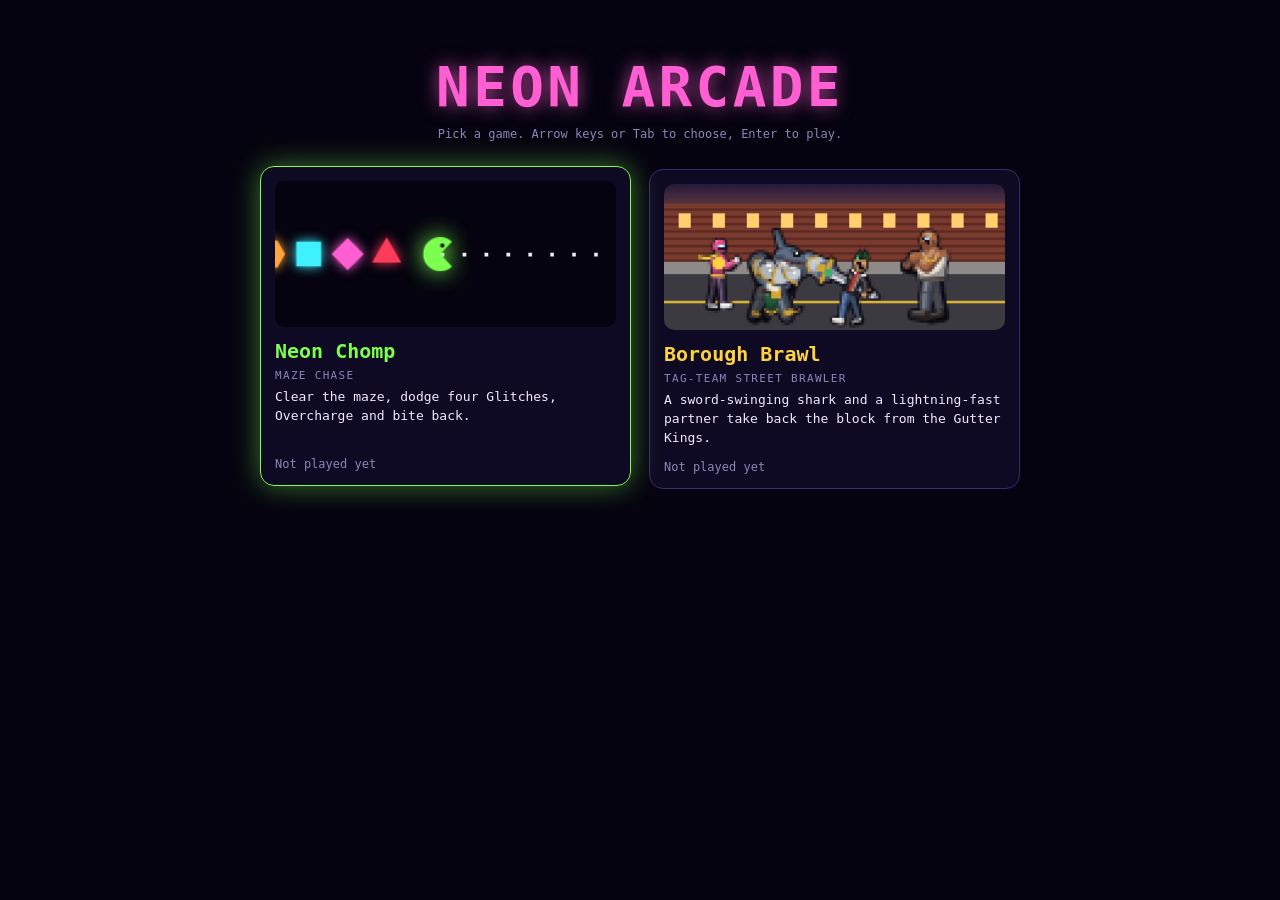
<file: index.html>
<!doctype html>
<html lang="en">
<head>
  <meta charset="utf-8">
  <meta name="viewport" content="width=device-width, initial-scale=1">
  <title>Neon Arcade</title>
  <link rel="stylesheet" href="style.css">
</head>
<body class="home">
  <main class="arcade">
    <header>
      <h1>NEON ARCADE</h1>
      <p class="hint">Pick a game. Arrow keys or Tab to choose, Enter to play.</p>
    </header>

    <nav class="cards" aria-label="Games">
      <a class="card" href="chomp/" id="card-chomp" style="--accent: #7cff4f">
        <canvas class="preview" id="preview-chomp" aria-hidden="true"></canvas>
        <span class="card-title">Neon Chomp</span>
        <span class="card-genre">Maze chase</span>
        <span class="card-blurb">Clear the maze, dodge four Glitches, Overcharge and bite back.</span>
        <span class="card-best" id="best-chomp"></span>
      </a>
      <a class="card" href="brawler/" id="card-brawler" style="--accent: #ffd23f">
        <canvas class="preview" id="preview-brawler" aria-hidden="true"></canvas>
        <span class="card-title">Borough Brawl</span>
        <span class="card-genre">Tag-team street brawler</span>
        <span class="card-blurb">A sword-swinging shark and a lightning-fast partner take back the block from the Gutter Kings.</span>
        <span class="card-best" id="best-brawler"></span>
      </a>
    </nav>
  </main>
  <script type="module" src="src/home.js"></script>
</body>
</html>
</file>
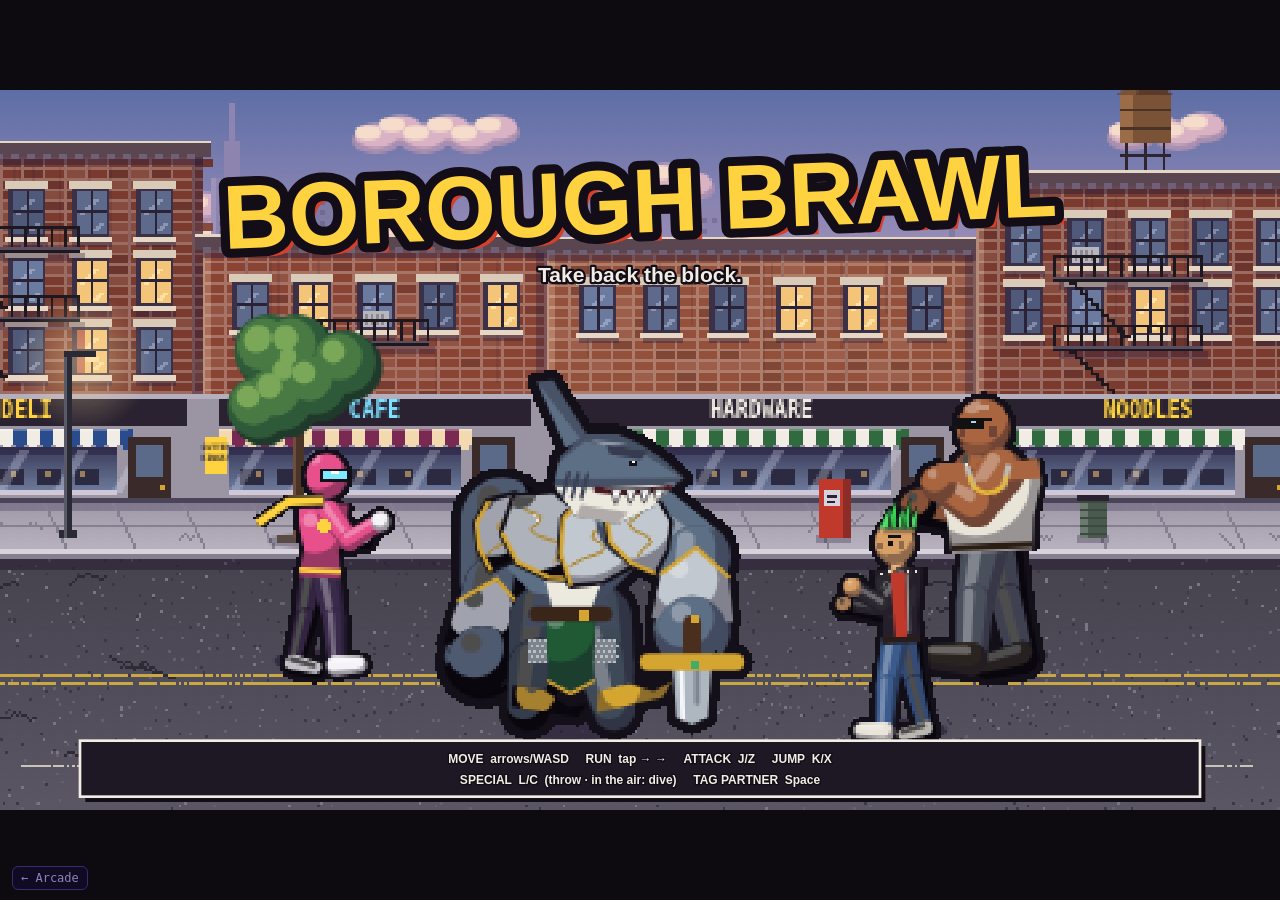
<file: brawler/index.html>
<!doctype html>
<html lang="en">
<head>
  <meta charset="utf-8">
  <meta name="viewport" content="width=device-width, initial-scale=1">
  <title>Borough Brawl</title>
  <link rel="stylesheet" href="../style.css">
</head>
<body>
  <canvas id="game" aria-label="Borough Brawl game"></canvas>
  <a class="back corner" id="back" href="../">← Arcade</a>
  <script type="module" src="../src/brawler/main.js"></script>
</body>
</html>
</file>
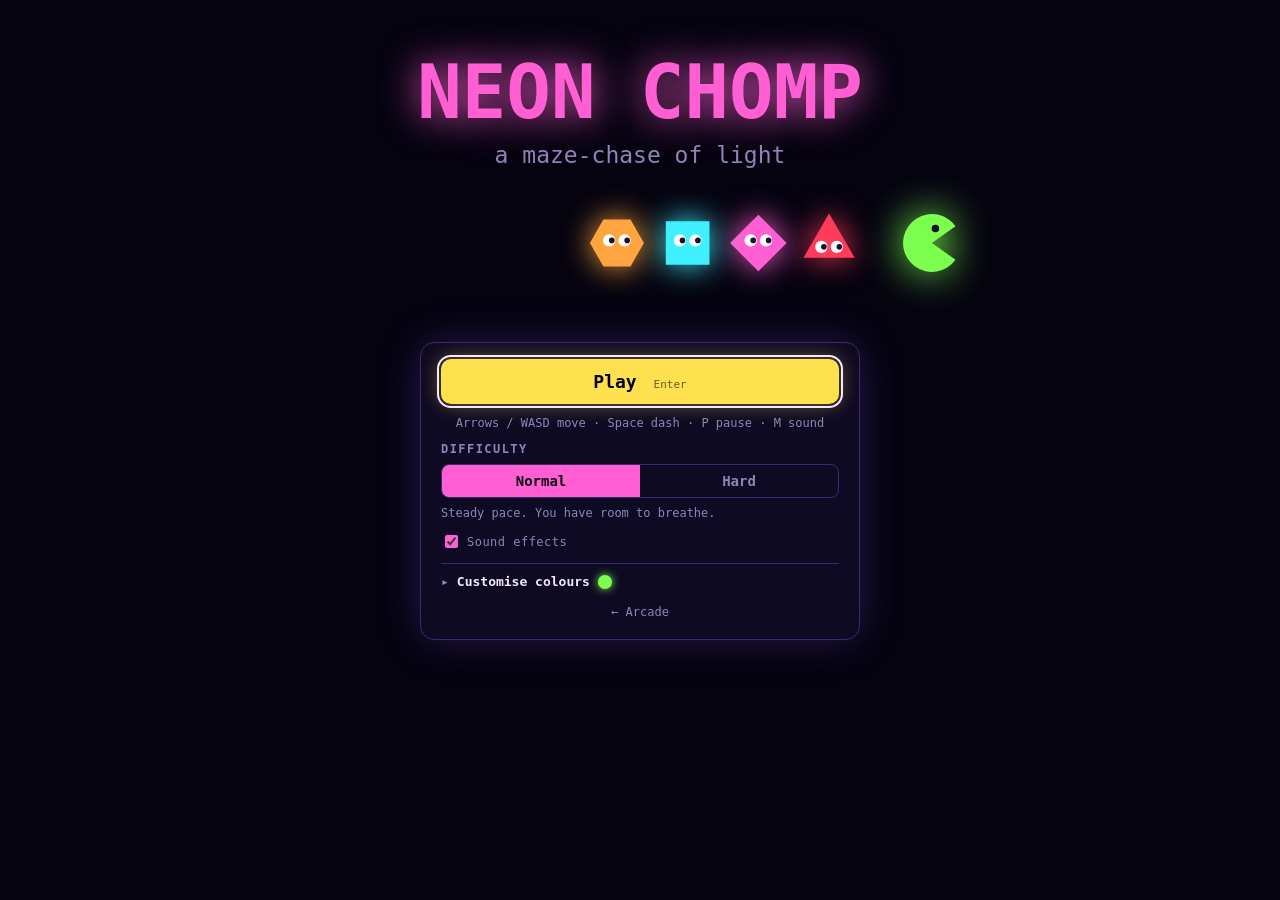
<file: chomp/index.html>
<!doctype html>
<html lang="en">
<head>
  <meta charset="utf-8">
  <meta name="viewport" content="width=device-width, initial-scale=1">
  <title>Neon Chomp</title>
  <link rel="stylesheet" href="../style.css">
</head>
<body>
  <canvas id="game" aria-label="Neon Chomp game"></canvas>

  <!-- Title-screen menu. The canvas draws the logo and parade above it. -->
  <div id="menu" class="menu" hidden>
    <button type="button" class="play" id="play">Play <kbd>Enter</kbd></button>
    <p class="hint" id="controls-hint">Arrows / WASD move · Space dash · P pause · M sound</p>

    <section>
      <h2 id="difficulty-label">Difficulty</h2>
      <div class="segmented" role="radiogroup" aria-labelledby="difficulty-label" id="difficulty"></div>
      <p class="hint" id="difficulty-hint"></p>
    </section>
    <label class="toggle sound"><input type="checkbox" id="sound"> Sound effects</label>
    <p class="hint" id="menu-high" hidden></p>

    <details id="customise">
      <summary>Customise colours <span class="summary-dot" id="summary-dot"></span></summary>
      <div class="customise">
        <canvas id="preview" aria-label="Preview of your character"></canvas>
        <div class="colour-rows">
          <section>
            <h2 id="body-label">Body</h2>
            <div class="swatches" id="body-swatches" role="radiogroup" aria-labelledby="body-label"></div>
          </section>
          <section>
            <h2>
              <span id="glow-label">Glow</span>
              <label class="toggle"><input type="checkbox" id="glow-match"> match body</label>
            </h2>
            <div class="swatches" id="glow-swatches" role="radiogroup" aria-labelledby="glow-label"></div>
          </section>
        </div>
      </div>
      <p class="warning" id="clash" hidden></p>
    </details>
    <a class="back" href="../">← Arcade</a>
  </div>

  <script type="module" src="../src/chomp/main.js"></script>
</body>
</html>
</file>
<file: style.css>
:root {
  --bg: #05030f;
  --panel: rgba(18, 12, 40, 0.82);
  --line: #3a2a70;
  --text: #f3e8ff;
  --dim: #8f84b8;
  --accent: #ff5fd2;
  --ready: #ffe14f;
  --warn: #ffa53f;
  --font: ui-monospace, "SF Mono", Menlo, Consolas, monospace;
}

html, body {
  margin: 0;
  height: 100%;
  background: var(--bg);
  overflow: hidden;
  color: var(--text);
  font-family: var(--font);
}

canvas {
  display: block;
}

/* ---- Title menu ---- */

.menu {
  position: absolute;
  top: 38vh;
  left: 50%;
  transform: translateX(-50%);
  width: min(440px, calc(100vw - 32px));
  max-height: calc(62vh - 12px);
  overflow-y: auto;
  box-sizing: border-box;
  padding: 16px 20px;
  background: var(--panel);
  border: 1px solid var(--line);
  border-radius: 14px;
  box-shadow: 0 0 40px rgba(138, 92, 255, 0.25);
  display: flex;
  flex-direction: column;
  gap: 12px;
}

/* Short screens (landscape phones): the canvas logo shrinks, the menu moves up. */
@media (max-height: 520px) {
  .menu {
    top: 30vh;
    max-height: calc(70vh - 8px);
    padding: 10px 16px;
    gap: 8px;
  }
}

.menu[hidden],
.hint[hidden],
.warning[hidden] {
  display: none;
}

.menu section {
  display: flex;
  flex-direction: column;
  gap: 8px;
}

.menu h2 {
  margin: 0;
  font-size: 12px;
  font-weight: 600;
  letter-spacing: 0.12em;
  text-transform: uppercase;
  color: var(--dim);
  display: flex;
  justify-content: space-between;
  align-items: center;
}

.hint {
  margin: 0;
  font-size: 12px;
  color: var(--dim);
  text-align: center;
}

.menu section .hint {
  text-align: left;
}

/* Visually hidden but still focusable and announced. */
.segmented input,
.swatch input[type="radio"] {
  position: absolute;
  opacity: 0;
  width: 1px;
  height: 1px;
  margin: 0;
}

.play {
  font: 700 18px var(--font);
  padding: 12px;
  border-radius: 10px;
  border: 0;
  background: var(--ready);
  color: var(--bg);
  cursor: pointer;
  box-shadow: 0 0 20px rgba(255, 225, 79, 0.45);
}

.play kbd {
  font: 500 11px var(--font);
  opacity: 0.6;
  margin-left: 6px;
}

.segmented {
  display: grid;
  grid-template-columns: 1fr 1fr;
  border: 1px solid var(--line);
  border-radius: 8px;
  overflow: hidden;
}

.segmented label {
  position: relative;
  font: 600 14px var(--font);
  padding: 8px;
  text-align: center;
  color: var(--dim);
  cursor: pointer;
}

.segmented label:has(:checked) {
  background: var(--accent);
  color: var(--bg);
}

details {
  border-top: 1px solid var(--line);
  padding-top: 10px;
}

summary {
  cursor: pointer;
  font-size: 13px;
  font-weight: 600;
  color: var(--text);
  display: flex;
  align-items: center;
  gap: 8px;
  list-style: none;
}

summary::-webkit-details-marker {
  display: none;
}

summary::before {
  content: "▸";
  color: var(--dim);
  transition: transform 0.15s;
}

details[open] summary::before {
  transform: rotate(90deg);
}

.summary-dot {
  width: 14px;
  height: 14px;
  border-radius: 50%;
  background: var(--c);
  box-shadow: 0 0 8px var(--g);
}

.customise {
  display: flex;
  gap: 14px;
  align-items: center;
  margin-top: 12px;
}

#preview {
  width: 72px;
  height: 72px;
  flex: none;
  border-radius: 12px;
  background: var(--bg);
  border: 1px solid var(--line);
}

.colour-rows {
  display: flex;
  flex-direction: column;
  gap: 10px;
  min-width: 0;
}

.toggle {
  font-size: 11px;
  letter-spacing: 0.04em;
  text-transform: none;
  display: flex;
  gap: 6px;
  align-items: center;
  cursor: pointer;
}

.toggle input {
  accent-color: var(--accent);
}

.toggle.sound {
  font-size: 12px;
  color: var(--dim);
}

.swatches {
  display: flex;
  flex-wrap: wrap;
  gap: 6px;
}

.swatch {
  width: 26px;
  height: 26px;
  border-radius: 50%;
  border: 2px solid transparent;
  box-sizing: border-box;
  background: var(--c);
  color: var(--c);
  cursor: pointer;
  position: relative;
}

.swatch:has(:checked),
.swatch.custom.selected {
  border-color: var(--text);
  box-shadow: 0 0 10px currentColor;
}

/* Custom colour: a rainbow ring wrapping a real colour input. */
.swatch.custom {
  background: conic-gradient(#ff3b5c, #ffe14f, #7cff4f, #3ff0ff, #8a5cff, #ff5fd2, #ff3b5c);
  overflow: hidden;
}

.swatch.custom input {
  position: absolute;
  inset: 0;
  opacity: 0;
  cursor: pointer;
  width: 100%;
  height: 100%;
}

.swatches.disabled {
  opacity: 0.3;
  pointer-events: none;
}

.warning {
  margin: 10px 0 0;
  font-size: 12px;
  color: var(--warn);
}

.back {
  align-self: center;
  font-size: 12px;
  color: var(--dim);
  text-decoration: none;
  padding: 4px 8px;
  border-radius: 6px;
}

.back:hover {
  color: var(--text);
}

.back:focus-visible,
.menu .play:focus-visible,
.segmented label:has(:focus-visible),
.swatch:has(:focus-visible),
.toggle:has(:focus-visible),
summary:focus-visible {
  outline: 2px solid var(--text);
  outline-offset: 2px;
}

/* ---- In-game corner link (Nebula Knockout) ---- */

.back.corner {
  position: fixed;
  left: 12px;
  bottom: 10px;
  background: rgba(18, 12, 40, 0.8);
  border: 1px solid var(--line);
}

.back[hidden] {
  display: none;
}

/* ---- Arcade home ---- */

body.home {
  height: 100%;
  overflow-y: auto;
}

.arcade {
  max-width: 760px;
  margin: 0 auto;
  padding: 6vh 16px 32px;
  display: flex;
  flex-direction: column;
  gap: 28px;
}

.arcade header {
  text-align: center;
}

.arcade h1 {
  margin: 0 0 8px;
  font-size: clamp(32px, 7vw, 56px);
  font-weight: 800;
  letter-spacing: 0.06em;
  color: var(--accent);
  text-shadow: 0 0 18px rgba(255, 95, 210, 0.7);
}

.cards {
  display: grid;
  grid-template-columns: repeat(auto-fit, minmax(260px, 1fr));
  gap: 18px;
}

.card {
  --accent: var(--ready);
  display: flex;
  flex-direction: column;
  gap: 6px;
  padding: 14px;
  border-radius: 14px;
  background: var(--panel);
  border: 1px solid var(--line);
  color: var(--text);
  text-decoration: none;
  transition: transform 0.12s, box-shadow 0.12s, border-color 0.12s;
}

.card:hover,
.card:focus-visible {
  outline: none;
  transform: translateY(-3px);
  border-color: var(--accent);
  box-shadow: 0 0 28px color-mix(in srgb, var(--accent) 45%, transparent);
}

.preview {
  width: 100%;
  aspect-ratio: 280 / 120;
  border-radius: 10px;
  background: var(--bg);
  margin-bottom: 6px;
}

.card-title {
  font-size: 20px;
  font-weight: 800;
  color: var(--accent);
}

.card-genre {
  font-size: 11px;
  letter-spacing: 0.12em;
  text-transform: uppercase;
  color: var(--dim);
}

.card-blurb {
  font-size: 13px;
  line-height: 1.45;
}

.card-best {
  margin-top: auto;
  padding-top: 6px;
  font-size: 12px;
  color: var(--dim);
}
</file>
